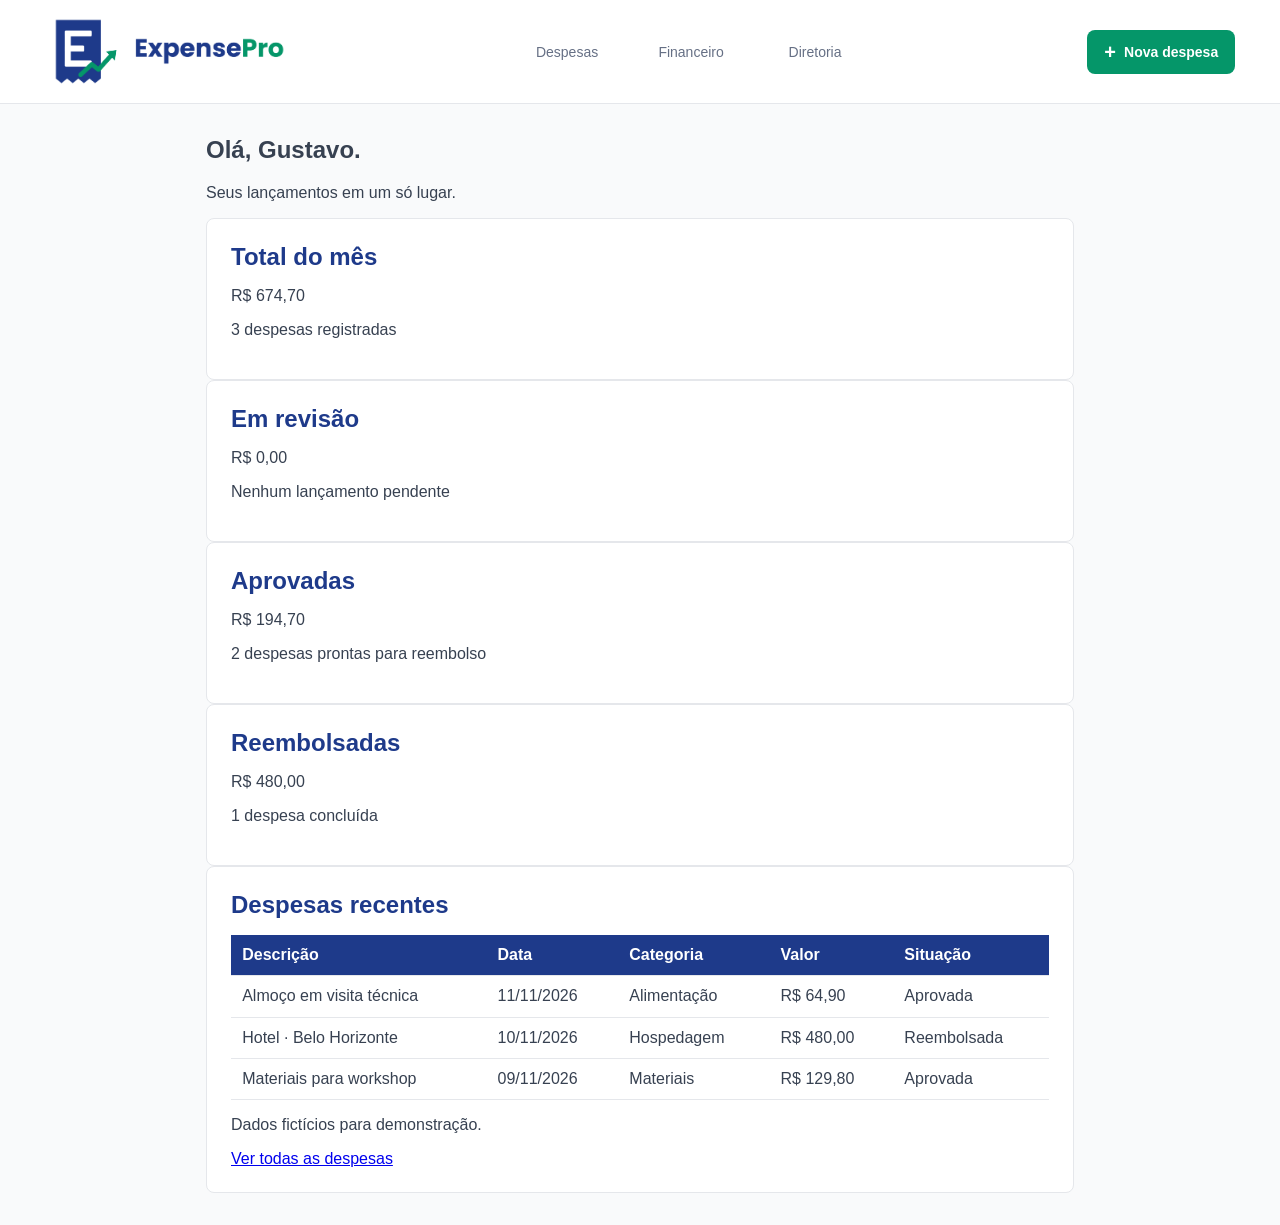
<file: index.html>
<!doctype html>
<html lang="pt-BR">
<head>
  <meta charset="utf-8">
  <meta name="viewport" content="width=device-width, initial-scale=1">
  <title>ExpensePro</title>
  <link rel="stylesheet" href="css/base.css">
  <link rel="stylesheet" href="css/inicio.css">
</head>
<body>
  <header class="topo">
    <a href="index.html"><img class="logo" src="img/logo.png" alt="ExpensePro"></a>
    <nav class="navegacao" aria-label="Áreas do sistema">
      <a href="pages/minhas-despesas.html">Despesas</a>
      <a href="pages/revisao.html">Financeiro</a>
      <a href="pages/relatorios.html">Diretoria</a>
    </nav>
    <a class="acao-nova" href="pages/nova-despesa.html"><span>+</span> Nova despesa</a>
  </header>

  <main class="inicio">
    <section aria-labelledby="titulo-pagina">
      <h1 id="titulo-pagina">Olá, Gustavo.</h1>
      <p>Seus lançamentos em um só lugar.</p>
    </section>

    <section aria-label="Resumo do mês">
      <article class="painel">
        <h2>Total do mês</h2>
        <p>R$ 674,70</p>
        <p>3 despesas registradas</p>
      </article>
      <article class="painel">
        <h2>Em revisão</h2>
        <p>R$ 0,00</p>
        <p>Nenhum lançamento pendente</p>
      </article>
      <article class="painel">
        <h2>Aprovadas</h2>
        <p>R$ 194,70</p>
        <p>2 despesas prontas para reembolso</p>
      </article>
      <article class="painel">
        <h2>Reembolsadas</h2>
        <p>R$ 480,00</p>
        <p>1 despesa concluída</p>
      </article>
    </section>

    <section class="painel" aria-label="Despesas recentes">
      <h2>Despesas recentes</h2>
      <div class="area-tabela">
        <table>
          <thead>
            <tr>
              <th>Descrição</th>
              <th>Data</th>
              <th>Categoria</th>
              <th>Valor</th>
              <th>Situação</th>
            </tr>
          </thead>
          <tbody>
            <tr>
              <td>Almoço em visita técnica</td>
              <td>11/11/2026</td>
              <td>Alimentação</td>
              <td>R$ 64,90</td>
              <td>Aprovada</td>
            </tr>
            <tr>
              <td>Hotel · Belo Horizonte</td>
              <td>10/11/2026</td>
              <td>Hospedagem</td>
              <td>R$ 480,00</td>
              <td>Reembolsada</td>
            </tr>
            <tr>
              <td>Materiais para workshop</td>
              <td>09/11/2026</td>
              <td>Materiais</td>
              <td>R$ 129,80</td>
              <td>Aprovada</td>
            </tr>
          </tbody>
        </table>
      </div>
      <p>Dados fictícios para demonstração.</p>
      <a href="pages/minhas-despesas.html">Ver todas as despesas</a>
    </section>
  </main>
</body>
</html>
</file>
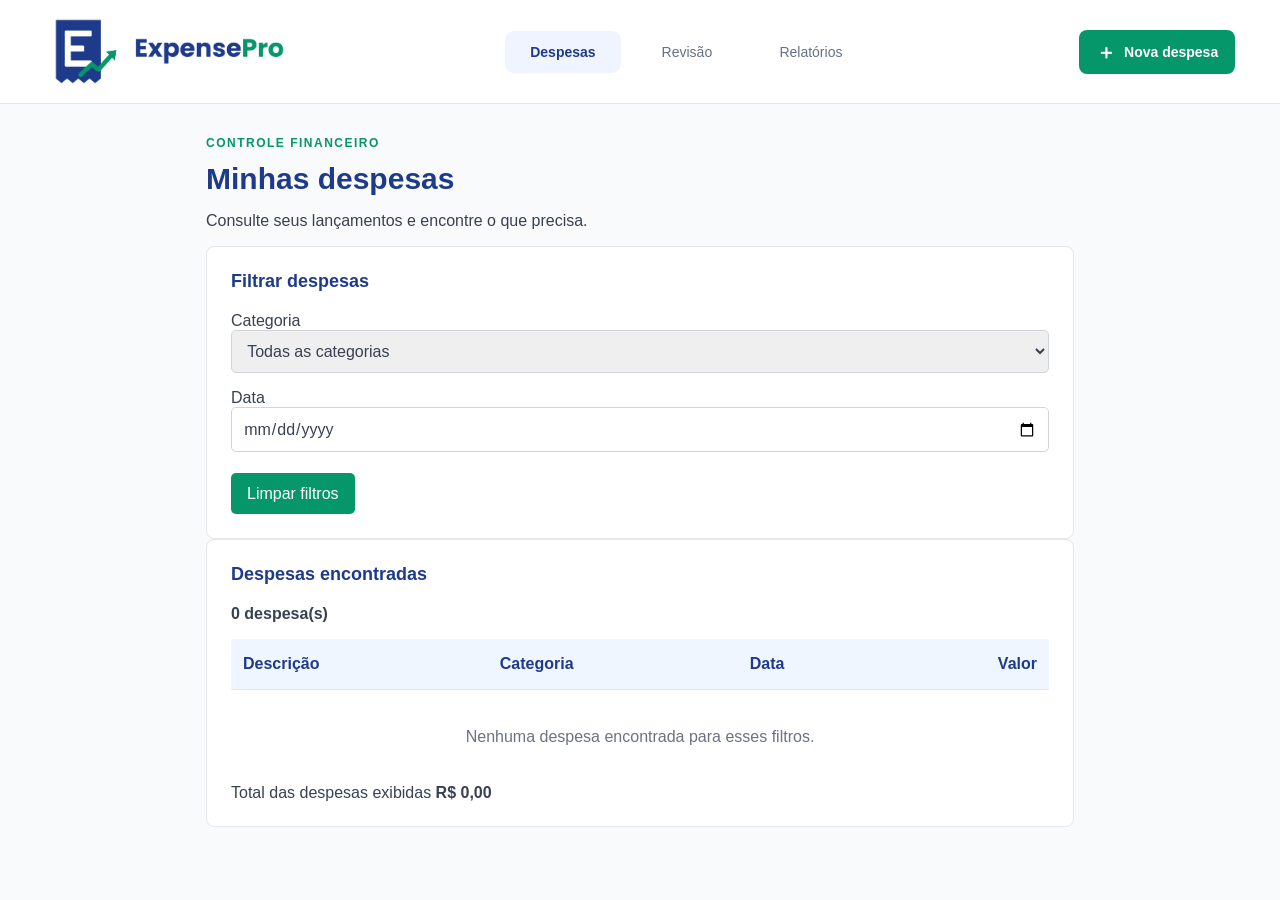
<file: pages/minhas-despesas.html>
<!doctype html>
<html lang="pt-BR">
<head>
  <meta charset="utf-8">
  <meta name="viewport" content="width=device-width, initial-scale=1">
  <title>Minhas despesas | ExpensePro</title>
  <link rel="stylesheet" href="../css/base.css">
  <link rel="stylesheet" href="../css/minhas-despesas.css">
  <script src="../js/minhas-despesas.js" defer></script>
</head>
<body>
  <header class="topo">
    <a href="../index.html"><img class="logo" src="../img/logo.png" alt="ExpensePro"></a>
    <nav class="navegacao" aria-label="Navegação principal">
      <a class="ativo" href="minhas-despesas.html" aria-current="page">Despesas</a>
      <a href="revisao.html">Revisão</a>
      <a href="relatorios.html">Relatórios</a>
    </nav>
    <a class="acao-nova" href="nova-despesa.html"><span aria-hidden="true">＋</span> Nova despesa</a>
  </header>

  <main class="pagina-despesas">
    <div class="titulo-pagina">
      <div>
        <p class="identificador">CONTROLE FINANCEIRO</p>
        <h1>Minhas despesas</h1>
        <p>Consulte seus lançamentos e encontre o que precisa.</p>
      </div>
    </div>

    <section class="painel" aria-label="Filtros de despesas">
      <h2>Filtrar despesas</h2>
      <div class="grupo-filtros">
        <label for="filtroCategoria">Categoria
          <select id="filtroCategoria">
            <option value="">Todas as categorias</option>
            <option value="Transporte">Transporte</option>
            <option value="Hospedagem">Hospedagem</option>
            <option value="Alimentação">Alimentação</option>
            <option value="Materiais">Materiais</option>
            <option value="Outros">Outros</option>
          </select>
        </label>
        <label for="filtroData">Data
          <input type="date" id="filtroData">
        </label>
        <button id="limparFiltros" type="button">Limpar filtros</button>
      </div>
    </section>

    <section class="painel" aria-label="Lista de despesas">
      <div class="cabecalho-lista">
        <h2>Despesas encontradas</h2>
        <strong id="quantidadeDespesas" aria-live="polite">0 despesa(s)</strong>
      </div>
      <div class="area-tabela">
        <table>
          <thead>
            <tr>
              <th>Descrição</th>
              <th>Categoria</th>
              <th>Data</th>
              <th class="valor">Valor</th>
            </tr>
          </thead>
          <tbody id="listaDespesas"></tbody>
        </table>
      </div>
      <p id="mensagemVazia" class="mensagem-vazia" hidden>Nenhuma despesa encontrada para esses filtros.</p>
      <div class="rodape-lista">
        <span>Total das despesas exibidas</span>
        <strong id="totalFiltrado">R$ 0,00</strong>
      </div>
    </section>
  </main>
</body>
</html>
</file>
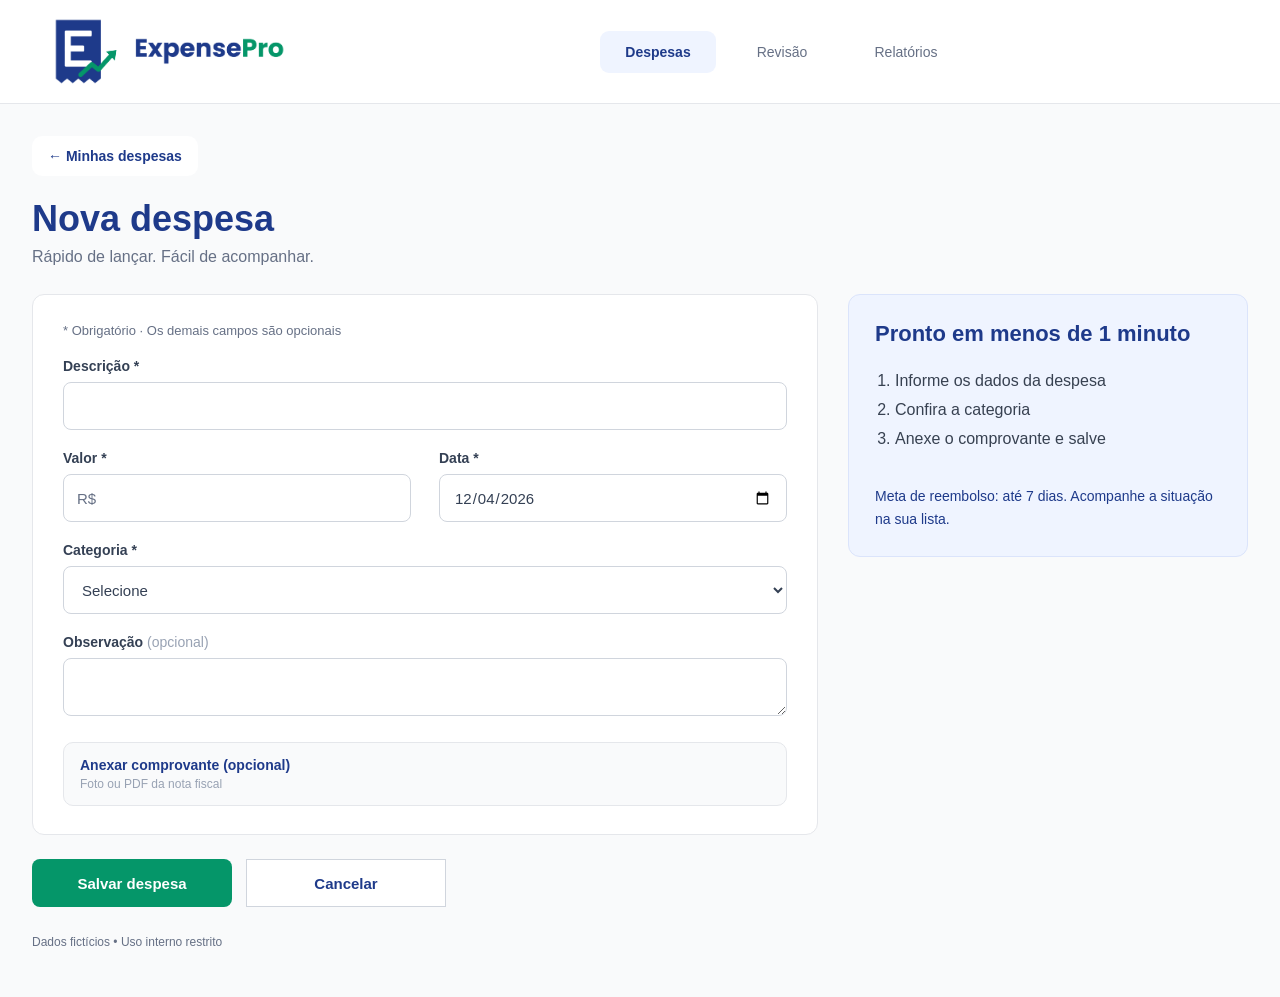
<file: pages/nova-despesa.html>
<!doctype html>
<html lang="pt-BR">
<head>
  <meta charset="utf-8">
  <meta name="viewport" content="width=device-width, initial-scale=1">
  <title>Nova despesa | ExpensePro</title>
  <link rel="stylesheet" href="../css/base.css">
  <link rel="stylesheet" href="../css/nova-despesa.css">
</head>
<body class="pagina-nova-despesa">
  <header class="topo">
    <a href="../index.html"><img class="logo" src="../img/logo.png" alt="ExpensePro"></a>
    <nav class="navegacao" aria-label="Navegação principal">
      <a class="ativo" href="minhas-despesas.html" aria-current="page">Despesas</a>
      <a href="revisao.html">Revisão</a>
      <a href="relatorios.html">Relatórios</a>
    </nav>
  </header>

  <main class="conteudo-despesa">
    <a class="voltar" href="minhas-despesas.html">← Minhas despesas</a>

    <div class="titulo-pagina">
      <h1>Nova despesa</h1>
      <p>Rápido de lançar. Fácil de acompanhar.</p>
    </div>

    <div class="layout-despesa">
      <form id="form-despesa" novalidate>
        <section class="painel form-despesa">
          <p class="legenda">* Obrigatório · Os demais campos são opcionais</p>

          <label for="descricao">Descrição *</label>
          <input id="descricao" name="descricao" required>

          <div class="campos-duplos">
            <div>
              <label for="valor">Valor *</label>
              <div class="campo-valor">
                <span>R$</span>
                <input id="valor" name="valor" type="number" min="0.01" step="0.01"
                       inputmode="decimal" required aria-describedby="erro-valor">
              </div>
              <p class="erro" id="erro-valor" role="alert" hidden>Informe um valor maior que R$ 0,00.</p>
            </div>
            <div>
              <label for="data">Data *</label>
              <input id="data" name="data" type="date" required>
            </div>
          </div>

          <label for="categoria">Categoria *</label>
          <select id="categoria" name="categoria" required>
            <option value="">Selecione</option><option>Transporte</option><option>Hospedagem</option><option>Alimentação</option><option>Materiais</option>
          </select>

          <label for="observacao">Observação <span class="opcional">(opcional)</span></label>
          <textarea id="observacao" name="observacao" rows="2"></textarea>

          <input id="comprovante" name="comprovante" type="file" accept="image/*,.pdf" class="sr-only">
          <label class="comprovante" for="comprovante">
            <span class="comprovante-nome" id="comprovante-nome">Anexar comprovante (opcional)</span>
            <span class="comprovante-detalhe">Foto ou PDF da nota fiscal</span>
          </label>
        </section>

        <div class="acoes-form">
          <button class="botao-primario" type="submit">Salvar despesa</button>
          <a class="botao-secundario" href="minhas-despesas.html">Cancelar</a>
        </div>
      </form>

      <aside class="painel-dica">
        <h2>Pronto em menos de 1 minuto</h2>
        <ol>
          <li>Informe os dados da despesa</li>
          <li>Confira a categoria</li>
          <li>Anexe o comprovante e salve</li>
        </ol>
        <p>Meta de reembolso: até 7 dias. Acompanhe a situação na sua lista.</p>
      </aside>
    </div>

    <p class="rodape-pagina">Dados fictícios • Uso interno restrito</p>
  </main>

  <script src="../js/nova-despesa.js"></script>
</body>
</html>
</file>
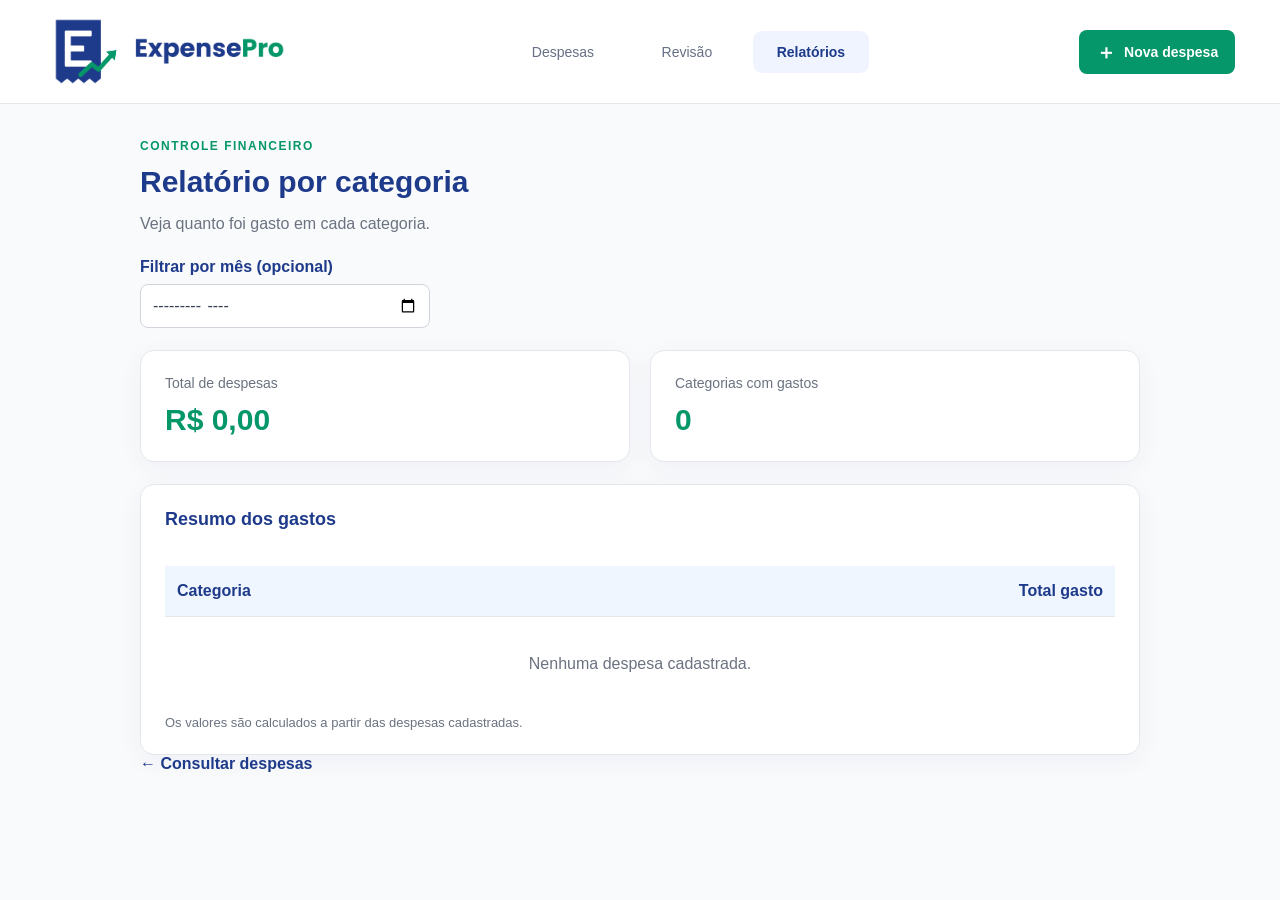
<file: pages/relatorios.html>
<!doctype html>
<html lang="pt-BR">
<head>
  <meta charset="utf-8">
  <meta name="viewport" content="width=device-width, initial-scale=1">
  <title>Relatório por categoria | ExpensePro</title>
  <link rel="stylesheet" href="../css/base.css">
  <link rel="stylesheet" href="../css/relatorios.css">
  <script src="../js/relatorios.js" defer></script>
</head>
<body>
  <header class="topo">
    <a href="../index.html"><img class="logo" src="../img/logo.png" alt="ExpensePro"></a>
    <nav class="navegacao" aria-label="Navegação principal">
      <a href="minhas-despesas.html">Despesas</a>
      <a href="revisao.html">Revisão</a>
      <a class="ativo" href="relatorios.html" aria-current="page">Relatórios</a>
    </nav>
    <a class="acao-nova" href="nova-despesa.html"><span aria-hidden="true">＋</span> Nova despesa</a>
  </header>
  <main class="pagina-relatorios">
    <p class="identificador">CONTROLE FINANCEIRO</p>
    <h1>Relatório por categoria</h1>
    <p class="subtitulo">Veja quanto foi gasto em cada categoria.</p>

    <div class="filtro-periodo">
      <label for="periodo">Filtrar por mês (opcional)</label>
      <input type="month" id="periodo">
    </div>

    <div class="indicadores">
      <section class="indicador">
        <span>Total de despesas</span>
        <strong id="totalGeral">R$ 0,00</strong>
      </section>
      <section class="indicador">
        <span>Categorias com gastos</span>
        <strong id="quantidadeCategorias">0</strong>
      </section>
    </div>

    <section class="painel-relatorio">
      <h2>Resumo dos gastos</h2>
      <div class="area-tabela">
        <table>
          <thead>
            <tr>
              <th>Categoria</th>
              <th class="valor">Total gasto</th>
            </tr>
          </thead>
          <tbody id="tabelaRelatorio"></tbody>
        </table>
      </div>
      <p id="mensagemVazia" class="mensagem-vazia" hidden>Nenhuma despesa cadastrada.</p>
      <p class="rodape">Os valores são calculados a partir das despesas cadastradas.</p>
    </section>

    <a class="link-consulta" href="minhas-despesas.html">← Consultar despesas</a>
  </main>
</body>
</html>
</file>
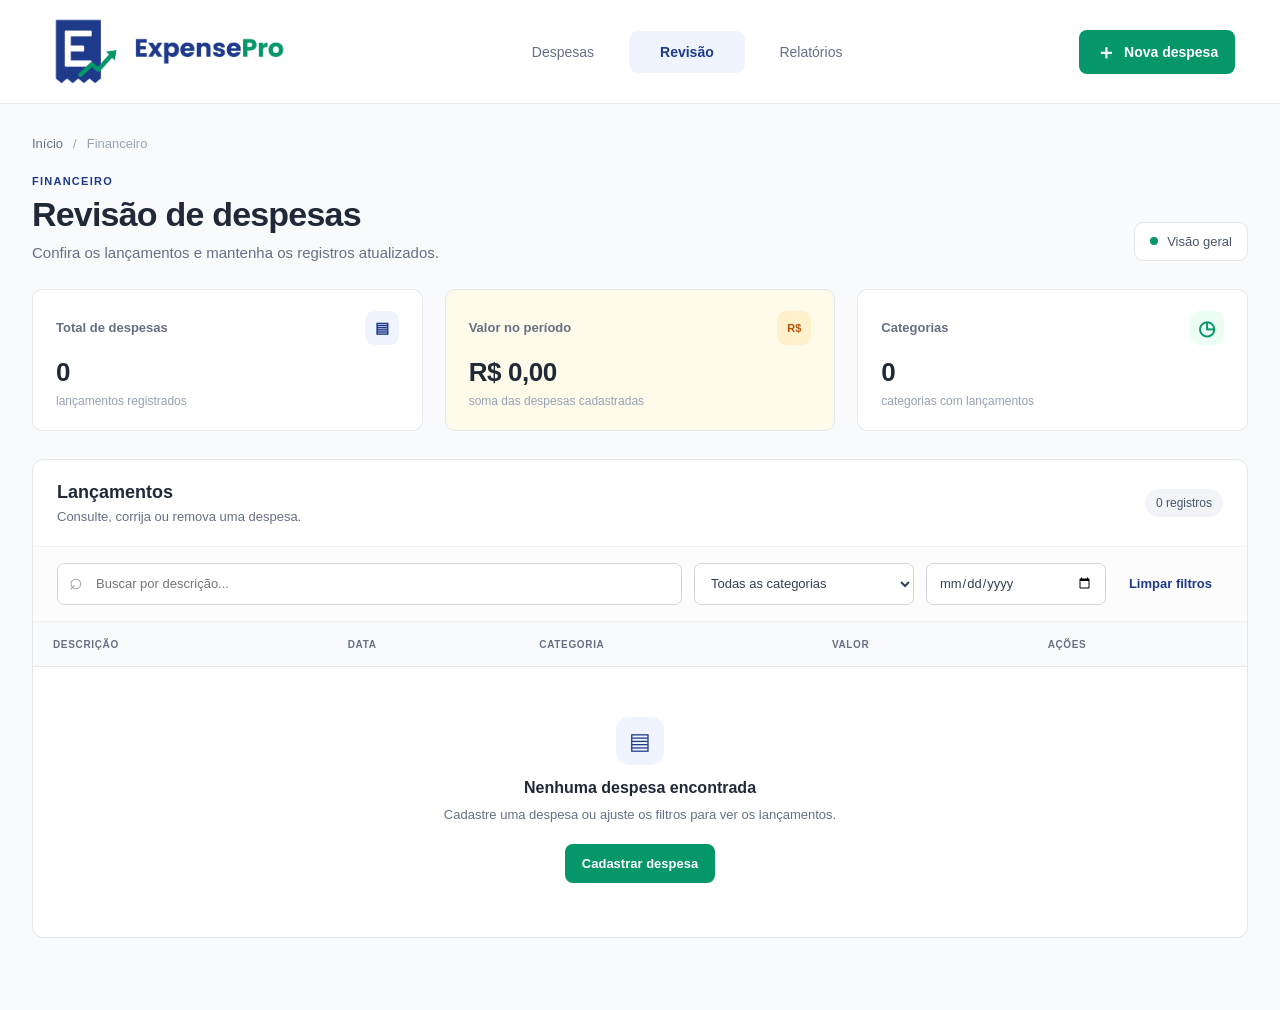
<file: pages/revisao.html>
<!doctype html>
<html lang="pt-BR">
<head>
  <meta charset="utf-8">
  <meta name="viewport" content="width=device-width, initial-scale=1">
  <title>Revisão de despesas | ExpensePro</title>
  <link rel="stylesheet" href="../css/base.css">
  <link rel="stylesheet" href="../css/revisao.css">
  <script src="../js/revisao.js" defer></script>
</head>
<body class="pagina-revisao">
  <header class="topo">
    <a href="../index.html"><img class="logo" src="../img/logo.png" alt="ExpensePro"></a>
    <nav class="navegacao" aria-label="Navegação principal">
      <a href="minhas-despesas.html">Despesas</a>
      <a class="ativo" href="revisao.html" aria-current="page">Revisão</a>
      <a href="relatorios.html">Relatórios</a>
    </nav>
    <a class="acao-nova" href="nova-despesa.html"><span aria-hidden="true">＋</span> Nova despesa</a>
  </header>

  <main class="conteudo-revisao">
    <div class="caminho"><a href="../index.html">Início</a><span aria-hidden="true">/</span><span>Financeiro</span></div>
    <section class="cabecalho-pagina" aria-labelledby="titulo-revisao">
      <div>
        <p class="sobretitulo">FINANCEIRO</p>
        <h1 id="titulo-revisao">Revisão de despesas</h1>
        <p class="descricao-pagina">Confira os lançamentos e mantenha os registros atualizados.</p>
      </div>
      <div class="periodo"><span class="ponto-verde"></span> Visão geral</div>
    </section>

    <section class="resumo" aria-label="Resumo das despesas">
      <article class="cartao-resumo">
        <div class="resumo-rotulo"><span>Total de despesas</span><span class="icone-resumo azul" aria-hidden="true">▤</span></div>
        <strong id="total-despesas">0</strong>
        <span class="resumo-detalhe">lançamentos registrados</span>
      </article>
      <article class="cartao-resumo destaque-ambar">
        <div class="resumo-rotulo"><span>Valor no período</span><span class="icone-resumo ambar" aria-hidden="true">R$</span></div>
        <strong id="valor-total">R$ 0,00</strong>
        <span class="resumo-detalhe">soma das despesas cadastradas</span>
      </article>
      <article class="cartao-resumo">
        <div class="resumo-rotulo"><span>Categorias</span><span class="icone-resumo verde" aria-hidden="true">◷</span></div>
        <strong id="total-categorias">0</strong>
        <span class="resumo-detalhe">categorias com lançamentos</span>
      </article>
    </section>

    <section class="painel-lista" aria-labelledby="titulo-lista">
      <div class="titulo-lista">
        <div><h2 id="titulo-lista">Lançamentos</h2><p>Consulte, corrija ou remova uma despesa.</p></div>
        <span class="contador" id="contador-lista">0 registros</span>
      </div>
      <form class="filtros-revisao" id="form-filtros">
        <label class="campo-busca"><span class="sr-only">Buscar despesa</span><span aria-hidden="true">⌕</span><input id="filtro-busca" type="search" placeholder="Buscar por descrição..."></label>
        <label><span class="sr-only">Filtrar por categoria</span><select id="filtro-categoria"><option value="">Todas as categorias</option><option>Transporte</option><option>Hospedagem</option><option>Alimentação</option><option>Materiais</option></select></label>
        <label><span class="sr-only">Filtrar por data</span><input id="filtro-data" type="date" aria-label="Filtrar por data"></label>
        <button class="botao-limpar" type="reset">Limpar filtros</button>
      </form>
      <div class="tabela-rolagem">
        <table>
          <thead><tr><th scope="col">DESCRIÇÃO</th><th scope="col">DATA</th><th scope="col">CATEGORIA</th><th scope="col">VALOR</th><th scope="col">AÇÕES</th></tr></thead>
          <tbody id="lista-despesas"></tbody>
        </table>
      </div>
      <div class="estado-vazio" id="estado-vazio" hidden>
        <span class="vazio-icone" aria-hidden="true">▤</span>
        <h3>Nenhuma despesa encontrada</h3>
        <p>Cadastre uma despesa ou ajuste os filtros para ver os lançamentos.</p>
        <a class="botao-primario" href="nova-despesa.html">Cadastrar despesa</a>
      </div>
      <p class="mensagem" id="mensagem" role="status" aria-live="polite"></p>
    </section>
  </main>

  <dialog class="dialog-edicao" id="dialog-edicao" aria-labelledby="titulo-edicao">
    <form id="form-edicao" class="form-edicao">
      <div class="dialog-cabecalho"><div><p class="sobretitulo">ATUALIZAR REGISTRO</p><h2 id="titulo-edicao">Corrigir despesa</h2></div><button class="fechar-dialogo" type="button" data-fechar aria-label="Fechar">×</button></div>
      <input id="despesa-id" type="hidden">
      <label for="descricao">Descrição</label><input id="descricao" name="descricao" maxlength="90" required>
      <div class="campos-duplos"><div><label for="data">Data</label><input id="data" name="data" type="date" required></div><div><label for="valor">Valor</label><div class="campo-valor"><span>R$</span><input id="valor" name="valor" type="number" min="0.01" step="0.01" required></div></div></div>
      <label for="categoria">Categoria</label><select id="categoria" name="categoria" required><option value="">Selecione uma categoria</option><option>Transporte</option><option>Hospedagem</option><option>Alimentação</option><option>Materiais</option></select>
      <label for="observacao">Observação <span class="opcional">(opcional)</span></label><textarea id="observacao" name="observacao" rows="3" maxlength="300" placeholder="Adicione um detalhe sobre este lançamento"></textarea>
      <div class="dialog-acoes"><button class="botao-secundario" type="button" data-fechar>Cancelar</button><button class="botao-primario" type="submit">Salvar alterações</button></div>
    </form>
  </dialog>

  <dialog class="dialog-confirmacao" id="dialog-exclusao" aria-labelledby="titulo-exclusao">
    <div class="confirmacao-conteudo"><span class="alerta-icone" aria-hidden="true">!</span><h2 id="titulo-exclusao">Excluir esta despesa?</h2><p>O lançamento será removido da sua lista.</p><div class="dialog-acoes"><button class="botao-secundario" type="button" data-fechar>Cancelar</button><button class="botao-perigo" id="confirmar-exclusao" type="button">Excluir despesa</button></div></div>
  </dialog>
</body>
</html>
</file>
<file: css/base.css>
:root {
  --rev-azul: #1e3a8a;
  --rev-verde: #059669;
  --rev-ambar: #d97706;
  --rev-texto: #374151;
  --rev-suave: #667085;
  --rev-borda: #e5e7eb;
  --rev-fundo: #f9fafb;
}

* { box-sizing: border-box; }

body {
  margin: 0;
  background: var(--rev-fundo);
  color: var(--rev-texto);
  font-family: Arial, sans-serif;
}

.topo {
  min-height: 104px;
  padding: 0 clamp(22px, 3.5vw, 52px);
  display: flex; 
  align-items: center;
  gap: 34px;
  background: #fff;
  border-bottom: 1px solid var(--rev-borda); 
}

.logo {
  display: block;
  width: 250px; /* ajuste conforme necessário */
  max-width: 100%;
  height: auto;
  padding: .35rem;
  border-radius: 8px;
}

main { max-width: 900px; margin: 2rem auto; padding: 0 1rem; }

.painel {
  padding: 1.5rem;
  border: 1px solid #E5E7EB;
  border-radius: 8px;
  background: white;
}

h2 { margin-top: 0; color: var(--rev-azul); }

label { display: block; margin: 1rem 0 .35rem; }
input, select, textarea {
  width: 100%;
  padding: .7rem;
  border: 1px solid #D1D5DB;
  border-radius: 5px;
  color: var(--rev-texto);
  font: inherit;
}

button {
  margin-top: 1rem;
  padding: .7rem 1rem;
  border: 0;
  border-radius: 5px;
  background: var(--rev-verde);
  color: white;
  font: inherit;
  cursor: pointer;
}

table { width: 100%; border-collapse: collapse; margin-top: 1rem; }
th, td { padding: .7rem; border-bottom: 1px solid #E5E7EB; text-align: left; }
th { background: var(--rev-azul); color: white; }

@media (max-width: 600px) {
  main { margin: 1rem auto; }
  .painel { padding: 1rem; }
  table { font-size: .9rem; }
}

.navegacao {
  display: flex; align-self: stretch; align-items: center; gap: 8px; margin: 0 auto;
}
.navegacao a {
  min-width: 116px; padding: 13px 18px; border-radius: 9px; color: #667085; font-size: 14px; text-align: center; text-decoration: none; 
}
.navegacao a:hover {
  background: #f5f7fb; color: var(--rev-azul); 
  }
.navegacao a.ativo {
  background: #eff4ff;
  color: var(--rev-azul);
  font-weight: 650; 
}
.acao-nova,.botao-primario {
  display: inline-flex;
  justify-content: center;
  align-items: center;
  gap: 8px;
  min-height: 44px;
  padding: 0 17px;
  border: 0;
  border-radius: 8px;
  background: var(--rev-verde);
  color: #fff; text-decoration: none;
  font: inherit;
  font-size: 14px;
  font-weight: 650;
  cursor: pointer; 
}
.acao-nova:hover,.botao-primario:hover { background: #047857; }

.botao-secundario {
  border: 1px solid #d0d5dd;
  background: #fff;
  color: #344054; 
}
.botao-secundario:hover { background: #f9fafb; }

.acao-nova span { font-size: 20px; line-height: 1; }

@media (max-width: 900px) {
  .topo { min-height: 82px; flex-wrap: wrap; gap: 10px 18px; padding: 14px 24px; }
  .navegacao { order: 3; width: 100%; justify-content: flex-start; gap: 4px; overflow-x: auto; }
  .navegacao a { min-width: auto; padding: 9px 13px; font-size: 13px; }
  .acao-nova { margin-left: auto; min-height: 39px; padding: 0 12px; font-size: 13px; }
}

@media (max-width: 600px) {
  .topo { padding: 12px 17px; }
  .logo { width: 180px; }
  .navegacao { margin: 0 -2px; }
  .navegacao a { padding: 8px 11px; }
}
</file>
<file: css/inicio.css>
.inicio h2 { margin-bottom: 1rem; }
.menu { display: grid; gap: .75rem; }
.menu a {
  padding: 1rem;
  border: 1px solid #E5E7EB;
  border-radius: 6px;
  background: white;
  color: var(--rev-azul);
  text-decoration: none;
}
.menu a:hover { border-color: var(--verde); }
</file>
<file: css/minhas-despesas.css>
/* Página de relatórios — segue a paleta azul e verde da ExpensePro. */
body { margin: 0; background: #f9fafb; color: #374151; font-family: Arial, sans-serif; }
* { box-sizing: border-box; }
.marca { text-decoration: none; color: #fff; font-size: 23px; font-weight: 800; }
.marca span { color: #86efac; }
.voltar { color: #fff; text-decoration: none; font-size: 14px; }
.pagina-relatorios { max-width: 1040px; margin: 35px auto; padding: 0 20px 45px; }
.identificador { font-size: 12px; font-weight: bold; color: #059669; letter-spacing: 1.5px; }
h1 { color: #1e3a8a; font-size: 30px; margin: 7px 0; }
h2 { color: #1e3a8a; font-size: 18px; margin: 0 0 20px; }
.subtitulo { color: #6b7280; margin-bottom: 25px; }
.indicadores { display: grid; grid-template-columns: 1fr 1fr; gap: 20px; margin-bottom: 22px; }
.indicador, .painel-relatorio { background: #fff; padding: 24px; border: 1px solid #e5e7eb; border-radius: 14px; box-shadow: 0 6px 24px #1e3a8a0d; }
.indicador { display: flex; flex-direction: column; gap: 12px; }
.indicador span { font-size: 14px; color: #6b7280; }
.indicador strong { font-size: 30px; color: #059669; }
.area-tabela { overflow-x: auto; }
table { width: 100%; border-collapse: collapse; }
th { background: #eff6ff; color: #1e3a8a; text-align: left; }
th, td { padding: 16px 12px; border-bottom: 1px solid #e5e7eb; }
.valor { text-align: right; font-weight: bold; }
.mensagem-vazia { padding: 22px 0; text-align: center; color: #6b7280; }
.rodape { font-size: 13px; margin: 20px 0 0; color: #6b7280; }
.link-consulta { text-decoration: none; font-weight: bold; color: #1e3a8a; }
@media (max-width: 610px) { .indicadores { grid-template-columns: 1fr; gap: 12px; } .indicador, .painel-relatorio { padding: 18px; } h1 { font-size: 26px; } }

/* Filtro mensal solicitado na estrutura original do projeto. */
.filtro-periodo { max-width: 290px; margin-bottom: 22px; }
.filtro-periodo label { display: block; margin-bottom: 8px; font-weight: bold; color: #1e3a8a; }
.filtro-periodo input { width: 100%; padding: 11px; border: 1px solid #d1d5db; border-radius: 8px; background: white; color: #374151; font: inherit; }
</file>
<file: css/nova-despesa.css>
.pagina-nova-despesa { font-family: "IBM Plex Sans", Inter, "Segoe UI", Arial, sans-serif; }

/* Mesmo truque do .conteudo-revisao: anula max-width e padding do main do base.css */
.pagina-nova-despesa main.conteudo-despesa {
  width: min(1344px, calc(100% - 64px));
  max-width: none;
  margin: 32px auto 48px;
  padding: 0;
}

.voltar {
  display: inline-flex; align-items: center;
  padding: 12px 16px; border-radius: 10px;
  background: #fff; color: var(--rev-azul);
  font-size: 14px; font-weight: 650; text-decoration: none;
}
.voltar:hover { background: #eff4ff; }

.titulo-pagina { margin: 22px 0 28px; }
.titulo-pagina h1 { margin: 0; color: var(--rev-azul); font-size: clamp(28px, 3vw, 36px); }
.titulo-pagina p { margin: 8px 0 0; color: var(--rev-suave); font-size: 16px; }

/* Duas colunas: formulário + cartão azul */
.layout-despesa { display: grid; grid-template-columns: minmax(0, 1fr) 400px; gap: 30px; align-items: start; }

.form-despesa { max-width: none; padding: 28px 30px; border-radius: 12px; border-color: var(--rev-borda); }
.legenda { margin: 0; color: var(--rev-suave); font-size: 13px; }

.form-despesa label { margin: 20px 0 8px; color: #344054; font-size: 14px; font-weight: 650; }
.opcional { color: #98a2b3; font-weight: 400; }

.form-despesa input:not([type="file"]),
.form-despesa select,
.form-despesa textarea {
  min-height: 48px; padding: 11px 14px;
  border: 1px solid #d0d5dd; border-radius: 8px;
  background: #fff; color: #344054; font-size: 15px;
}
.form-despesa textarea { resize: vertical; }
.form-despesa input:focus, .form-despesa select:focus, .form-despesa textarea:focus {
  outline: 3px solid #dbeafe; border-color: #7da3ef;
}

/* Valor e Data lado a lado */
.campos-duplos { display: grid; grid-template-columns: 1fr 1fr; gap: 0 28px; }
.campo-valor { position: relative; }
.campo-valor span { position: absolute; left: 14px; top: 50%; transform: translateY(-50%); color: var(--rev-suave); font-size: 15px; }
.form-despesa .campo-valor input { padding-left: 44px; }

/* Estado de erro */
.form-despesa input.invalido { border-color: #b42318; }
.erro { margin: 8px 0 0; color: #b42318; font-size: 13px; font-weight: 700; }
.erro[hidden] { display: none; }

/* Caixa do comprovante */
.form-despesa .comprovante {
  margin: 22px 0 0; padding: 14px 16px;
  border: 1px solid var(--rev-borda); border-radius: 10px;
  background: #f9fafb; cursor: pointer; font-weight: 400;
}
.comprovante-nome { display: block; color: var(--rev-azul); font-weight: 650; }
.comprovante-detalhe { display: block; margin-top: 4px; color: #98a2b3; font-size: 12px; }
.form-despesa input[type="file"]:focus-visible + .comprovante { outline: 3px solid #dbeafe; border-color: #7da3ef; }

/* Botões fora do cartão */
.acoes-form { display: flex; gap: 14px; margin-top: 24px; }
.acoes-form .botao-primario,
.acoes-form .botao-secundario { min-height: 48px; min-width: 200px; margin: 0; font-size: 15px; }
.acoes-form .botao-secundario {
  display: inline-flex; justify-content: center; align-items: center;
  color: var(--rev-azul); font-weight: 650; text-decoration: none;
}

/* Cartão azul */
.painel-dica { padding: 26px; border: 1px solid #dbe4fb; border-radius: 12px; background: #eff4ff; color: var(--rev-azul); }
.painel-dica h2 { margin: 0 0 20px; font-size: 22px; }
.painel-dica ol { margin: 0 0 32px; padding-left: 20px; color: #374151; line-height: 1.8; }
.painel-dica p { margin: 0; font-size: 14px; line-height: 1.6; }

.rodape-pagina { margin: 28px 0 0; color: var(--rev-suave); font-size: 12px; }

.sr-only { position: absolute; width: 1px; height: 1px; padding: 0; margin: -1px; overflow: hidden; clip: rect(0,0,0,0); white-space: nowrap; border: 0; }

@media (max-width: 900px) {
  .pagina-nova-despesa main.conteudo-despesa { width: min(100% - 40px, 760px); margin-top: 25px; }
  .layout-despesa { grid-template-columns: 1fr; }
}

/* Celular: sem cartão, botão de largura total, sem o cartão azul (como no design) */
@media (max-width: 600px) {
  .pagina-nova-despesa main.conteudo-despesa { width: calc(100% - 32px); }
  .painel-dica { display: none; }
  .form-despesa { padding: 0; border: 0; background: transparent; }
  .campos-duplos { gap: 0 14px; }
  .acoes-form { flex-direction: column; }
  .acoes-form .botao-primario { width: 100%; }
  .acoes-form .botao-secundario { display: none; }
}
</file>
<file: css/relatorios.css>
/* Página de relatórios — segue a paleta azul e verde da ExpensePro. */
body { margin: 0; background: #f9fafb; color: #374151; font-family: Arial, sans-serif; }
* { box-sizing: border-box; }
.marca { text-decoration: none; color: #fff; font-size: 23px; font-weight: 800; }
.marca span { color: #86efac; }
.voltar { color: #fff; text-decoration: none; font-size: 14px; }
.pagina-relatorios { max-width: 1040px; margin: 35px auto; padding: 0 20px 45px; }
.identificador { font-size: 12px; font-weight: bold; color: #059669; letter-spacing: 1.5px; }
h1 { color: #1e3a8a; font-size: 30px; margin: 7px 0; }
h2 { color: #1e3a8a; font-size: 18px; margin: 0 0 20px; }
.subtitulo { color: #6b7280; margin-bottom: 25px; }
.indicadores { display: grid; grid-template-columns: 1fr 1fr; gap: 20px; margin-bottom: 22px; }
.indicador, .painel-relatorio { background: #fff; padding: 24px; border: 1px solid #e5e7eb; border-radius: 14px; box-shadow: 0 6px 24px #1e3a8a0d; }
.indicador { display: flex; flex-direction: column; gap: 12px; }
.indicador span { font-size: 14px; color: #6b7280; }
.indicador strong { font-size: 30px; color: #059669; }
.area-tabela { overflow-x: auto; }
table { width: 100%; border-collapse: collapse; }
th { background: #eff6ff; color: #1e3a8a; text-align: left; }
th, td { padding: 16px 12px; border-bottom: 1px solid #e5e7eb; }
.valor { text-align: right; font-weight: bold; }
.mensagem-vazia { padding: 22px 0; text-align: center; color: #6b7280; }
.rodape { font-size: 13px; margin: 20px 0 0; color: #6b7280; }
.link-consulta { text-decoration: none; font-weight: bold; color: #1e3a8a; }
@media (max-width: 610px) { .indicadores { grid-template-columns: 1fr; gap: 12px; } .indicador, .painel-relatorio { padding: 18px; } h1 { font-size: 26px; } }

/* Filtro mensal solicitado na estrutura original do projeto. */
.filtro-periodo { max-width: 290px; margin-bottom: 22px; }
.filtro-periodo label { display: block; margin-bottom: 8px; font-weight: bold; color: #1e3a8a; }
.filtro-periodo input { width: 100%; padding: 11px; border: 1px solid #d1d5db; border-radius: 8px; background: white; color: #374151; font: inherit; }
</file>
<file: css/revisao.css>
.pagina-revisao { min-height: 100vh; background: var(--rev-fundo); color: var(--rev-texto); font-family: Inter, "Segoe UI", Arial, sans-serif; }
.pagina-revisao button { margin: 0; }
.pagina-revisao main.conteudo-revisao { width: min(1344px, calc(100% - 64px)); max-width: none; margin: 32px auto 72px; padding: 0; }
.caminho { display: flex; gap: 10px; align-items: center; margin-bottom: 24px; color: #98a2b3; font-size: 13px; }
.caminho a { color: #667085; text-decoration: none; }
.caminho a:hover { color: var(--rev-azul); }
.cabecalho-pagina { display: flex; justify-content: space-between; align-items: flex-end; gap: 24px; margin-bottom: 28px; }
.sobretitulo { margin: 0 0 7px; color: var(--rev-azul); font-size: 11px; font-weight: 750; letter-spacing: 1.25px; }
.cabecalho-pagina h1 { margin: 0; color: #1f2937; font-size: clamp(27px, 3vw, 34px); line-height: 1.2; letter-spacing: -.8px; }
.descricao-pagina { margin: 9px 0 0; color: var(--rev-suave); font-size: 15px; }
.periodo { display: inline-flex; align-items: center; gap: 9px; padding: 11px 15px; border: 1px solid var(--rev-borda); border-radius: 9px; background: #fff; color: #475467; font-size: 13px; white-space: nowrap; }
.ponto-verde { width: 8px; height: 8px; border-radius: 50%; background: var(--rev-verde); }
.resumo { display: grid; grid-template-columns: repeat(3,minmax(0,1fr)); gap: 22px; margin-bottom: 28px; }
.cartao-resumo { min-height: 134px; padding: 21px 23px; border: 1px solid var(--rev-borda); border-radius: 10px; background: #fff; }
.cartao-resumo.destaque-ambar { background: #fffbeb; }
.resumo-rotulo { display: flex; justify-content: space-between; align-items: center; color: #667085; font-size: 13px; font-weight: 550; }
.icone-resumo { width: 34px; height: 34px; display: grid; place-items: center; border-radius: 9px; font-size: 15px; font-weight: 700; }
.icone-resumo.azul { background: #eff4ff; color: var(--rev-azul); }
.icone-resumo.ambar { background: #fff1cc; color: #b45309; font-size: 11px; }
.icone-resumo.verde { background: #ecfdf3; color: var(--rev-verde); font-size: 20px; }
.cartao-resumo strong { display: block; margin: 12px 0 3px; color: #1f2937; font-size: 26px; font-weight: 700; letter-spacing: -.4px; }
.resumo-detalhe { color: #98a2b3; font-size: 12px; }
.painel-lista { overflow: hidden; border: 1px solid var(--rev-borda); border-radius: 11px; background: #fff; }
.titulo-lista { min-height: 86px; display: flex; justify-content: space-between; align-items: center; gap: 18px; padding: 18px 24px; }
.titulo-lista h2 { margin: 0; color: #1f2937; font-size: 18px; }
.titulo-lista p { margin: 6px 0 0; color: var(--rev-suave); font-size: 13px; }
.contador { padding: 7px 11px; border-radius: 20px; background: #f2f4f7; color: #475467; font-size: 12px; white-space: nowrap; }
.filtros-revisao { display: grid; grid-template-columns: minmax(220px,1fr) 220px 180px auto; gap: 12px; align-items: center; padding: 16px 24px; border-top: 1px solid #f0f1f3; border-bottom: 1px solid #f0f1f3; background: #fcfcfd; }
.filtros-revisao label { display: block; margin: 0; }
.filtros-revisao input,.filtros-revisao select { width: 100%; height: 42px; padding: 0 12px; border: 1px solid #d0d5dd; border-radius: 7px; background: #fff; color: #344054; font: inherit; font-size: 13px; }
.filtros-revisao input:focus,.filtros-revisao select:focus,.form-edicao input:focus,.form-edicao select:focus,.form-edicao textarea:focus { outline: 3px solid #dbeafe; border-color: #7da3ef; }
.campo-busca { position: relative; }
.campo-busca > span:not(.sr-only) { position: absolute; left: 12px; top: 7px; color: #98a2b3; font-size: 23px; line-height: 1; }
.campo-busca input { padding-left: 38px; }
.botao-limpar { min-height: 40px; padding: 0 11px; border: 0; background: transparent; color: var(--rev-azul); font: inherit; font-size: 13px; font-weight: 600; cursor: pointer; white-space: nowrap; }
.botao-limpar:hover { text-decoration: underline; }
.tabela-rolagem { overflow-x: auto; }
.tabela-rolagem table { width: 100%; min-width: 690px; margin: 0; border-collapse: collapse; }
.tabela-rolagem th { height: 45px; padding: 0 20px; background: #f9fafb; color: #667085; font-size: 10px; font-weight: 700; letter-spacing: .65px; text-align: left; white-space: nowrap; }
.tabela-rolagem td { height: 72px; padding: 11px 20px; border-bottom: 1px solid #f0f1f3; color: #475467; font-size: 13px; vertical-align: middle; }
.tabela-rolagem tr:last-child td { border-bottom: 0; }
.descricao-despesa { color: #1f2937; font-weight: 650; }
.subdescricao { display: block; max-width: 260px; margin-top: 4px; overflow: hidden; color: #98a2b3; font-size: 11px; text-overflow: ellipsis; white-space: nowrap; }
.data-despesa { color: #667085; white-space: nowrap; }
.categoria-tag { display: inline-block; padding: 5px 9px; border-radius: 20px; background: #eff4ff; color: #344e88; font-size: 11px; font-weight: 600; white-space: nowrap; }
.valor-despesa { color: #1f2937; font-weight: 650; white-space: nowrap; }
.acoes-linha { display: flex; gap: 7px; }
.botao-icone { width: 32px; height: 32px; display: grid; place-items: center; border: 1px solid #e4e7ec; border-radius: 7px; background: #fff; color: #667085; font-size: 15px; cursor: pointer; }
.botao-icone:hover { border-color: #b9c8e8; background: #f7f9ff; color: var(--rev-azul); }
.botao-icone.excluir:hover { border-color: #fecdca; background: #fff5f4; color: #b42318; }
.estado-vazio { padding: 50px 22px 54px; text-align: center; }
.estado-vazio[hidden] { display: none; }
.vazio-icone { width: 48px; height: 48px; display: grid; place-items: center; margin: 0 auto 14px; border-radius: 13px; background: #eff4ff; color: var(--rev-azul); font-size: 23px; }
.estado-vazio h3 { margin: 0; color: #1f2937; font-size: 16px; }
.estado-vazio p { max-width: 410px; margin: 8px auto 18px; color: var(--rev-suave); font-size: 13px; line-height: 1.6; }
.estado-vazio .botao-primario { min-height: 39px; font-size: 13px; }
.mensagem { min-height: 0; margin: 0; padding: 0 24px; color: #027a48; font-size: 13px; }
.mensagem:not(:empty) { padding-top: 13px; padding-bottom: 13px; }
.sr-only { position: absolute; width: 1px; height: 1px; padding: 0; margin: -1px; overflow: hidden; clip: rect(0,0,0,0); white-space: nowrap; border: 0; }
.dialog-edicao,.dialog-confirmacao { width: min(540px,calc(100% - 28px)); max-height: min(90vh,850px); padding: 0; overflow: auto; border: 0; border-radius: 14px; background: #fff; color: var(--rev-texto); box-shadow: 0 24px 65px #10182838; }
.dialog-edicao::backdrop,.dialog-confirmacao::backdrop { background: #10182880; backdrop-filter: blur(2px); }
.form-edicao { padding: 28px; }
.dialog-cabecalho { display: flex; justify-content: space-between; align-items: flex-start; margin-bottom: 21px; }
.dialog-cabecalho h2,.confirmacao-conteudo h2 { margin: 0; color: #1f2937; font-size: 22px; }
.fechar-dialogo { width: 34px; height: 34px; border: 0; border-radius: 7px; background: #f2f4f7; color: #667085; font-size: 23px; cursor: pointer; }
.form-edicao label { display: block; margin: 15px 0 6px; color: #344054; font-size: 13px; font-weight: 600; }
.form-edicao input,.form-edicao select,.form-edicao textarea { width: 100%; min-height: 43px; padding: 10px 12px; border: 1px solid #d0d5dd; border-radius: 7px; background: #fff; color: #344054; font: inherit; font-size: 14px; }
.form-edicao textarea { resize: vertical; }
.campos-duplos { display: grid; grid-template-columns: 1fr 1fr; gap: 14px; }
.campos-duplos > div > label { margin-top: 15px; }
.campo-valor { position: relative; }
.campo-valor span { position: absolute; left: 12px; top: 12px; color: #667085; font-size: 13px; }
.campo-valor input { padding-left: 39px; }
.opcional { color: #98a2b3; font-weight: 400; }
.dialog-acoes { display: flex; justify-content: flex-end; gap: 10px; margin-top: 24px; }
.dialog-acoes button { min-height: 42px; margin: 0; padding: 0 15px; border-radius: 7px; font: inherit; font-size: 13px; font-weight: 650; cursor: pointer; }
.dialog-acoes .botao-primario { min-height: 42px; }
.botao-perigo { border: 0; background: #b42318; color: #fff; }
.botao-perigo:hover { background: #912018; }
.confirmacao-conteudo { padding: 30px; text-align: center; }
.alerta-icone { width: 43px; height: 43px; display: grid; place-items: center; margin: 0 auto 15px; border-radius: 50%; background: #fef3f2; color: #b42318; font-size: 22px; font-weight: 750; }
.confirmacao-conteudo p { margin: 9px 0 0; color: var(--rev-suave); font-size: 14px; }
.confirmacao-conteudo .dialog-acoes { justify-content: center; }

@media (max-width: 900px) {
  .conteudo-revisao { width: min(100% - 40px,760px); margin-top: 25px; }
  .resumo { gap: 12px; }
  .cartao-resumo { padding: 17px; }
  .filtros-revisao { grid-template-columns: 1fr 1fr; }
  .botao-limpar { justify-self: start; }
}
@media (max-width: 600px) {
  .conteudo-revisao { width: calc(100% - 32px); margin: 20px auto 45px; }
  .caminho { margin-bottom: 19px; font-size: 12px; }
  .cabecalho-pagina { align-items: flex-start; margin-bottom: 20px; }
  .cabecalho-pagina h1 { font-size: 26px; }
  .descricao-pagina { max-width: 310px; font-size: 13px; line-height: 1.5; }
  .periodo { display: none; }
  .resumo { grid-template-columns: 1fr 1fr; gap: 10px; margin-bottom: 18px; }
  .cartao-resumo { min-height: 112px; padding: 15px; }
  .cartao-resumo:last-child { grid-column: 1 / -1; min-height: 94px; }
  .resumo-rotulo { font-size: 11px; }
  .icone-resumo { width: 29px; height: 29px; }
  .cartao-resumo strong { margin-top: 9px; font-size: 22px; }
  .resumo-detalhe { font-size: 10px; }
  .titulo-lista { min-height: 75px; padding: 15px; }
  .titulo-lista h2 { font-size: 16px; }
  .titulo-lista p { max-width: 220px; font-size: 11px; line-height: 1.4; }
  .contador { padding: 6px 8px; font-size: 10px; }
  .filtros-revisao { grid-template-columns: 1fr; gap: 9px; padding: 13px 15px; }
  .filtros-revisao input,.filtros-revisao select { height: 40px; }
  .botao-limpar { min-height: 28px; padding-left: 0; }
  .tabela-rolagem table { min-width: 700px; }
  .tabela-rolagem th { padding: 0 13px; }
  .tabela-rolagem td { padding: 9px 13px; }
  .form-edicao { padding: 22px 19px; }
  .campos-duplos { grid-template-columns: 1fr; gap: 0; }
  .dialog-acoes { gap: 8px; }
  .dialog-acoes button { padding: 0 12px; }
}
</file>
